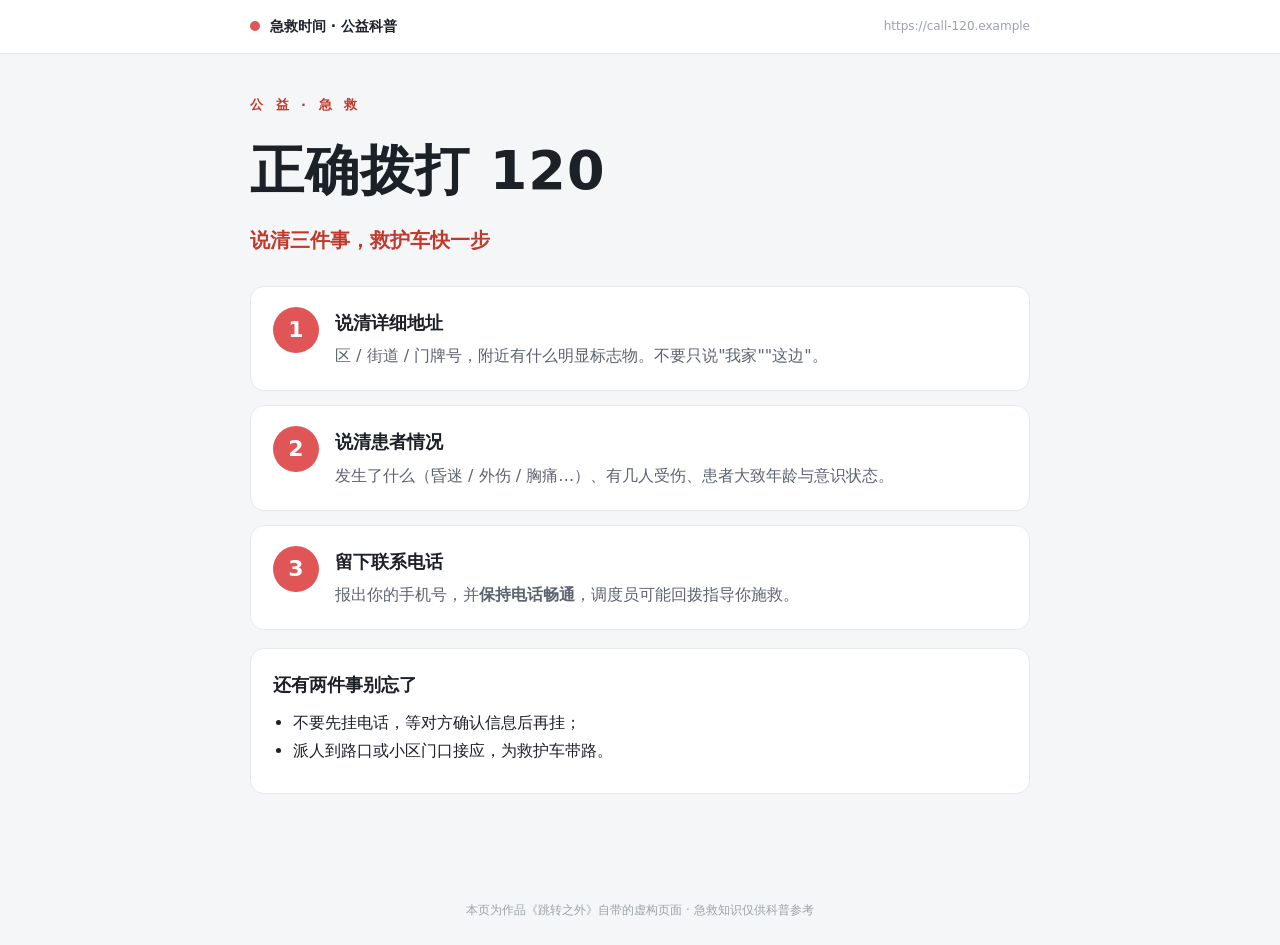
<file: pages/call120.html>
<!DOCTYPE html>
<html lang="zh-CN">
<head>
<meta charset="UTF-8">
<meta name="viewport" content="width=device-width, initial-scale=1.0">
<title>正确拨打 120 · 说清三件事</title>
<style>
  * { box-sizing: border-box; }
  body { margin:0; font-family:"PingFang SC","Microsoft YaHei",system-ui,sans-serif;
         background:#f5f6f8; color:#1c2128; line-height:1.75; }
  header { background:#fff; border-bottom:1px solid #e6e8ec; }
  .bar { max-width:820px; margin:0 auto; padding:14px 20px; display:flex;
         align-items:center; gap:10px; font-size:14px; color:#5b6470; }
  .dot { width:10px; height:10px; border-radius:50%; background:#e05656; }
  .site { font-weight:700; color:#1c2128; }
  .url { margin-left:auto; color:#9aa2ad; font-size:12px; }
  main { max-width:820px; margin:0 auto; padding:40px 20px 64px; }
  .kicker { color:#c0392b; font-weight:700; letter-spacing:4px; font-size:13px; }
  h1 { font-size:54px; margin:8px 0 4px; letter-spacing:1px; }
  .sub { font-size:20px; color:#c0392b; font-weight:700; margin-bottom:28px; }
  .step { display:flex; gap:16px; background:#fff; border:1px solid #e6e8ec;
          border-radius:14px; padding:20px 22px; margin:14px 0; }
  .num { flex:0 0 46px; width:46px; height:46px; border-radius:50%;
         background:#e05656; color:#fff; font-size:22px; font-weight:800;
         display:flex; align-items:center; justify-content:center; }
  .step h2 { font-size:18px; margin:0 0 4px; }
  .step p { margin:0; color:#5b6470; }
  .card { background:#fff; border:1px solid #e6e8ec; border-radius:14px;
          padding:20px 22px; margin:18px 0; }
  .card h2 { font-size:18px; margin:0 0 8px; }
  ul { padding-left:20px; margin:8px 0; }
  footer { color:#9aa2ad; font-size:12px; text-align:center; padding:24px; }
</style>
</head>
<body>
  <header>
    <div class="bar">
      <span class="dot"></span>
      <span class="site">急救时间 · 公益科普</span>
      <span class="url">https://call-120.example</span>
    </div>
  </header>
  <main>
    <div class="kicker">公 益 · 急 救</div>
    <h1>正确拨打 120</h1>
    <div class="sub">说清三件事，救护车快一步</div>

    <div class="step">
      <div class="num">1</div>
      <div>
        <h2>说清详细地址</h2>
        <p>区 / 街道 / 门牌号，附近有什么明显标志物。不要只说"我家""这边"。</p>
      </div>
    </div>
    <div class="step">
      <div class="num">2</div>
      <div>
        <h2>说清患者情况</h2>
        <p>发生了什么（昏迷 / 外伤 / 胸痛…）、有几人受伤、患者大致年龄与意识状态。</p>
      </div>
    </div>
    <div class="step">
      <div class="num">3</div>
      <div>
        <h2>留下联系电话</h2>
        <p>报出你的手机号，并<b>保持电话畅通</b>，调度员可能回拨指导你施救。</p>
      </div>
    </div>

    <div class="card">
      <h2>还有两件事别忘了</h2>
      <ul>
        <li>不要先挂电话，等对方确认信息后再挂；</li>
        <li>派人到路口或小区门口接应，为救护车带路。</li>
      </ul>
    </div>
  </main>
  <footer>本页为作品《跳转之外》自带的虚构页面 · 急救知识仅供科普参考</footer>
</body>
</html>
</file>
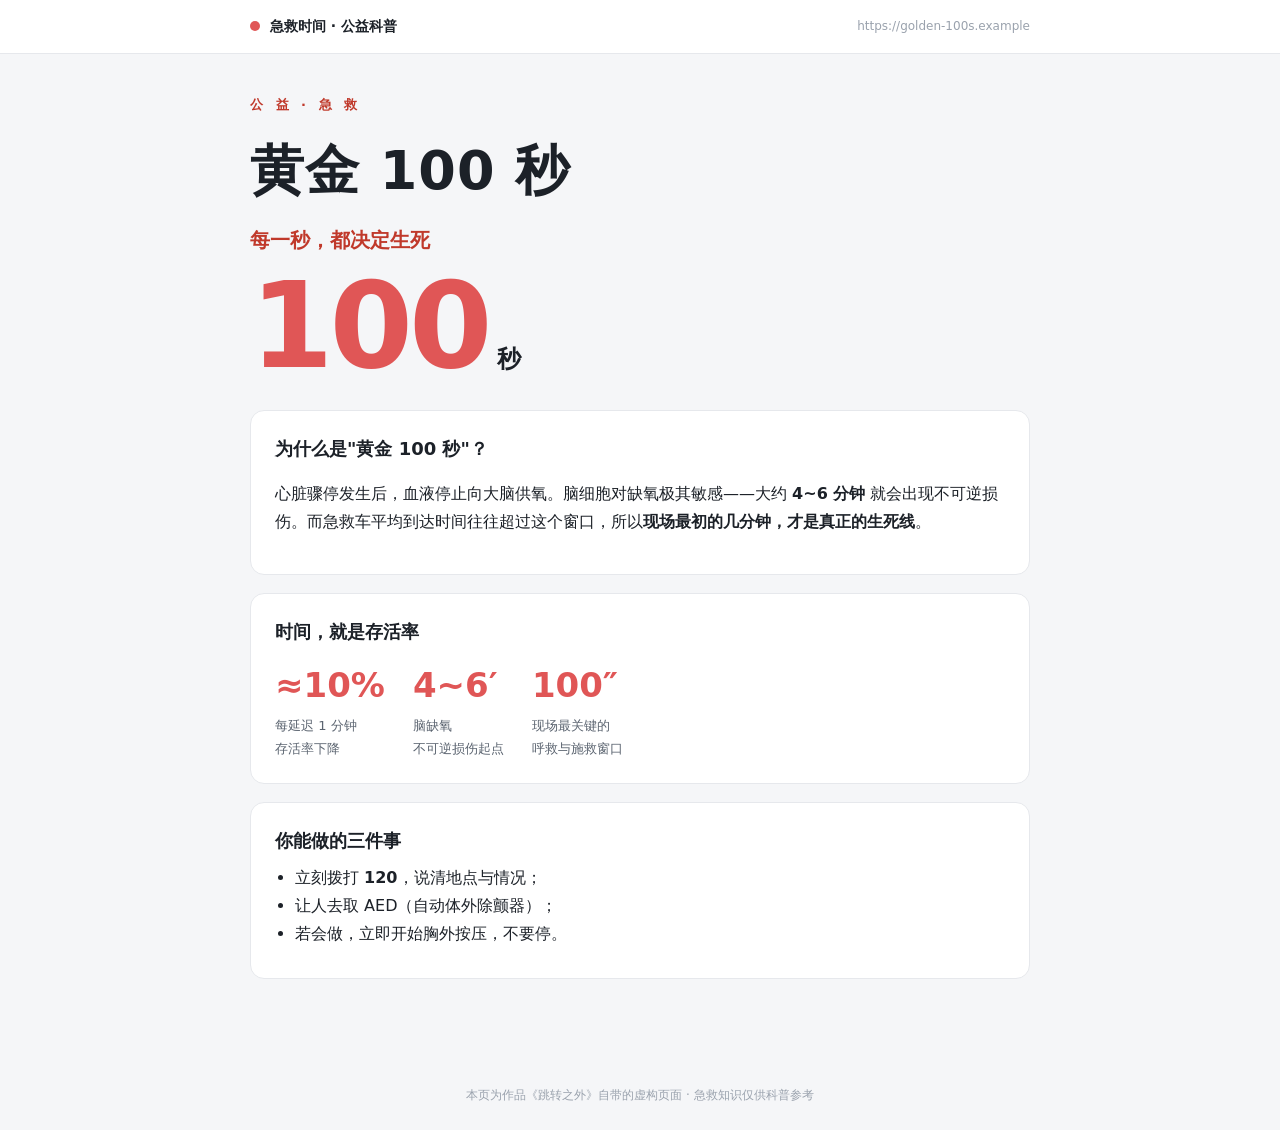
<file: pages/golden100.html>
<!DOCTYPE html>
<html lang="zh-CN">
<head>
<meta charset="UTF-8">
<meta name="viewport" content="width=device-width, initial-scale=1.0">
<title>黄金 100 秒 · 急救时间就是生命</title>
<style>
  * { box-sizing: border-box; }
  body { margin:0; font-family:"PingFang SC","Microsoft YaHei",system-ui,sans-serif;
         background:#f5f6f8; color:#1c2128; line-height:1.75; }
  header { background:#fff; border-bottom:1px solid #e6e8ec; }
  .bar { max-width:820px; margin:0 auto; padding:14px 20px; display:flex;
         align-items:center; gap:10px; font-size:14px; color:#5b6470; }
  .dot { width:10px; height:10px; border-radius:50%; background:#e05656; }
  .site { font-weight:700; color:#1c2128; }
  .url { margin-left:auto; color:#9aa2ad; font-size:12px; }
  main { max-width:820px; margin:0 auto; padding:40px 20px 64px; }
  .kicker { color:#c0392b; font-weight:700; letter-spacing:4px; font-size:13px; }
  h1 { font-size:54px; margin:8px 0 4px; letter-spacing:1px; }
  .sub { font-size:20px; color:#c0392b; font-weight:700; margin-bottom:8px; }
  .hero { font-size:120px; font-weight:800; color:#e05656; line-height:1;
          letter-spacing:-4px; margin:8px 0 24px; }
  .hero small { font-size:24px; letter-spacing:0; color:#1c2128; }
  .card { background:#fff; border:1px solid #e6e8ec; border-radius:14px;
          padding:22px 24px; margin:18px 0; }
  .card h2 { font-size:18px; margin:0 0 8px; }
  .stat { display:flex; gap:28px; flex-wrap:wrap; margin-top:8px; }
  .stat b { font-size:34px; color:#e05656; }
  .stat div div { font-size:13px; color:#5b6470; }
  ul { padding-left:20px; margin:8px 0; }
  footer { color:#9aa2ad; font-size:12px; text-align:center; padding:24px; }
</style>
</head>
<body>
  <header>
    <div class="bar">
      <span class="dot"></span>
      <span class="site">急救时间 · 公益科普</span>
      <span class="url">https://golden-100s.example</span>
    </div>
  </header>
  <main>
    <div class="kicker">公 益 · 急 救</div>
    <h1>黄金 100 秒</h1>
    <div class="sub">每一秒，都决定生死</div>
    <div class="hero">100<small> 秒</small></div>

    <div class="card">
      <h2>为什么是"黄金 100 秒"？</h2>
      <p>心脏骤停发生后，血液停止向大脑供氧。脑细胞对缺氧极其敏感——大约 <b>4~6 分钟</b> 就会出现不可逆损伤。而急救车平均到达时间往往超过这个窗口，所以<b>现场最初的几分钟，才是真正的生死线</b>。</p>
    </div>

    <div class="card">
      <h2>时间，就是存活率</h2>
      <div class="stat">
        <div><b>≈10%</b><div>每延迟 1 分钟<br>存活率下降</div></div>
        <div><b>4~6′</b><div>脑缺氧<br>不可逆损伤起点</div></div>
        <div><b>100″</b><div>现场最关键的<br>呼救与施救窗口</div></div>
      </div>
    </div>

    <div class="card">
      <h2>你能做的三件事</h2>
      <ul>
        <li>立刻拨打 <b>120</b>，说清地点与情况；</li>
        <li>让人去取 AED（自动体外除颤器）；</li>
        <li>若会做，立即开始胸外按压，不要停。</li>
      </ul>
    </div>
  </main>
  <footer>本页为作品《跳转之外》自带的虚构页面 · 急救知识仅供科普参考</footer>
</body>
</html>
</file>
